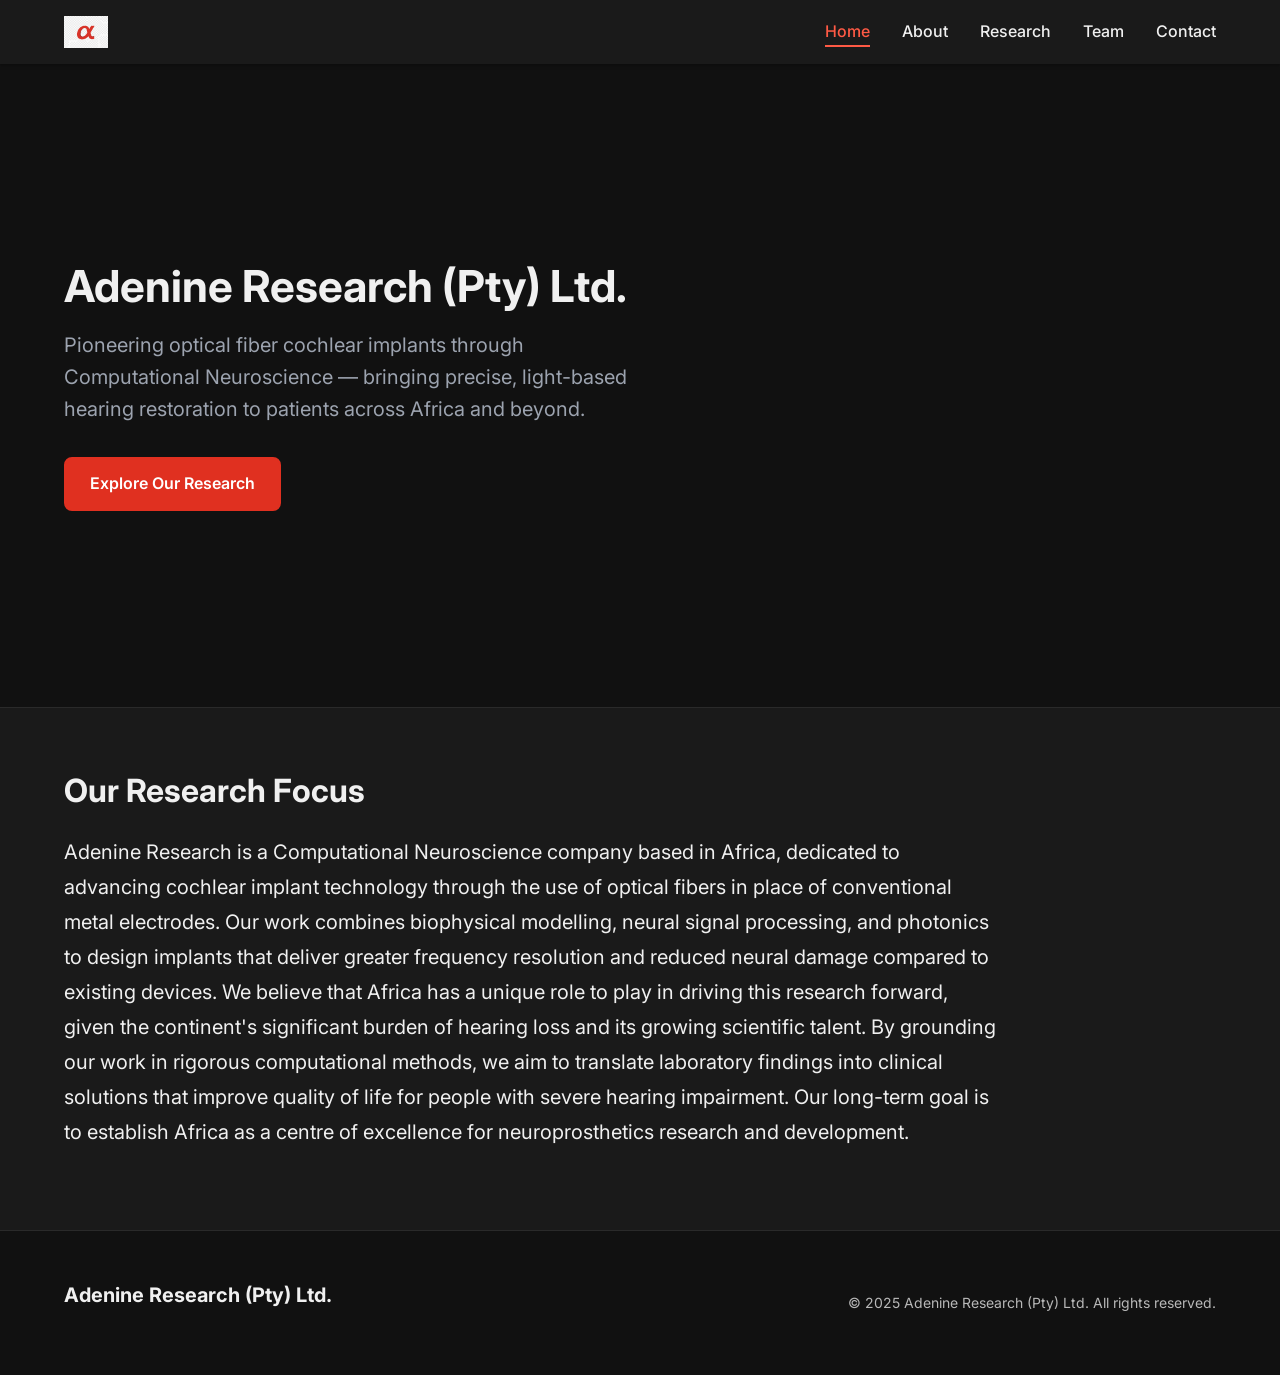
<file: index.html>
<!DOCTYPE html>
<html lang="en">
<head>
  <meta charset="UTF-8" />
  <meta name="viewport" content="width=device-width, initial-scale=1.0" />
  <title>Adenine Research (Pty) Ltd. — Optical Fiber Cochlear Implants</title>
  <meta name="description" content="Adenine Research is a Computational Neuroscience company based in Africa, pioneering optical fiber cochlear implants." />
  <link rel="stylesheet" href="css/reset.css" />
  <link rel="stylesheet" href="css/variables.css" />
  <link rel="stylesheet" href="css/main.css" />
</head>
<body>

  <header>
    <nav id="site-nav" aria-label="Site navigation">
      <a href="index.html" class="nav-logo">
        <img src="assets/adenine-logo.png" alt="Adenine Research logo" height="40" style="width:auto;" />
      </a>
      <button id="nav-toggle" aria-expanded="false" aria-controls="nav-links" aria-label="Toggle navigation menu">
        &#9776;
      </button>
      <ul id="nav-links" role="list">
        <li><a href="index.html">Home</a></li>
        <li><a href="about.html">About</a></li>
        <li><a href="research.html">Research</a></li>
        <li><a href="team.html">Team</a></li>
        <li><a href="contact.html">Contact</a></li>
      </ul>
    </nav>
  </header>

  <main>

    <!-- Hero Section -->
    <section class="hero section" aria-labelledby="hero-heading">
      <div class="container hero__inner">
        <div class="hero__text">
          <h1 id="hero-heading">Adenine Research (Pty) Ltd.</h1>
          <p class="hero__tagline">Pioneering optical fiber cochlear implants through Computational Neuroscience — bringing precise, light-based hearing restoration to patients across Africa and beyond.</p>
          <a href="research.html" class="btn btn-primary">Explore Our Research</a>
        </div>
        <div class="hero__visual">
          <img
            src="assets/hero.webp"
            alt="Microscopic illustration of an optical fiber cochlear implant interfacing with auditory nerve cells, representing Adenine Research's neuroscience work"
            width="600"
            height="400"
            loading="eager"
          />
        </div>
      </div>
    </section>

    <!-- Summary Section -->
    <section class="summary section section--alt" aria-labelledby="summary-heading">
      <div class="container">
        <h2 id="summary-heading">Our Research Focus</h2>
        <p>Adenine Research is a Computational Neuroscience company based in Africa, dedicated to advancing cochlear implant technology through the use of optical fibers in place of conventional metal electrodes. Our work combines biophysical modelling, neural signal processing, and photonics to design implants that deliver greater frequency resolution and reduced neural damage compared to existing devices. We believe that Africa has a unique role to play in driving this research forward, given the continent's significant burden of hearing loss and its growing scientific talent. By grounding our work in rigorous computational methods, we aim to translate laboratory findings into clinical solutions that improve quality of life for people with severe hearing impairment. Our long-term goal is to establish Africa as a centre of excellence for neuroprosthetics research and development.</p>
      </div>
    </section>

  </main>

  <footer>
    <div class="container">
      <p class="footer-brand">Adenine Research (Pty) Ltd.</p>
      <p class="footer-copy">&copy; <span id="footer-year">2025</span> Adenine Research (Pty) Ltd. All rights reserved.</p>
    </div>
  </footer>

  <noscript>
    <p style="text-align:center;padding:1rem;background:#fff3cd;color:#856404;">
      This site works best with JavaScript enabled. Navigation and form features may be limited without it.
    </p>
  </noscript>

  <script src="js/nav.js" defer></script>

</body>
</html>
</file>
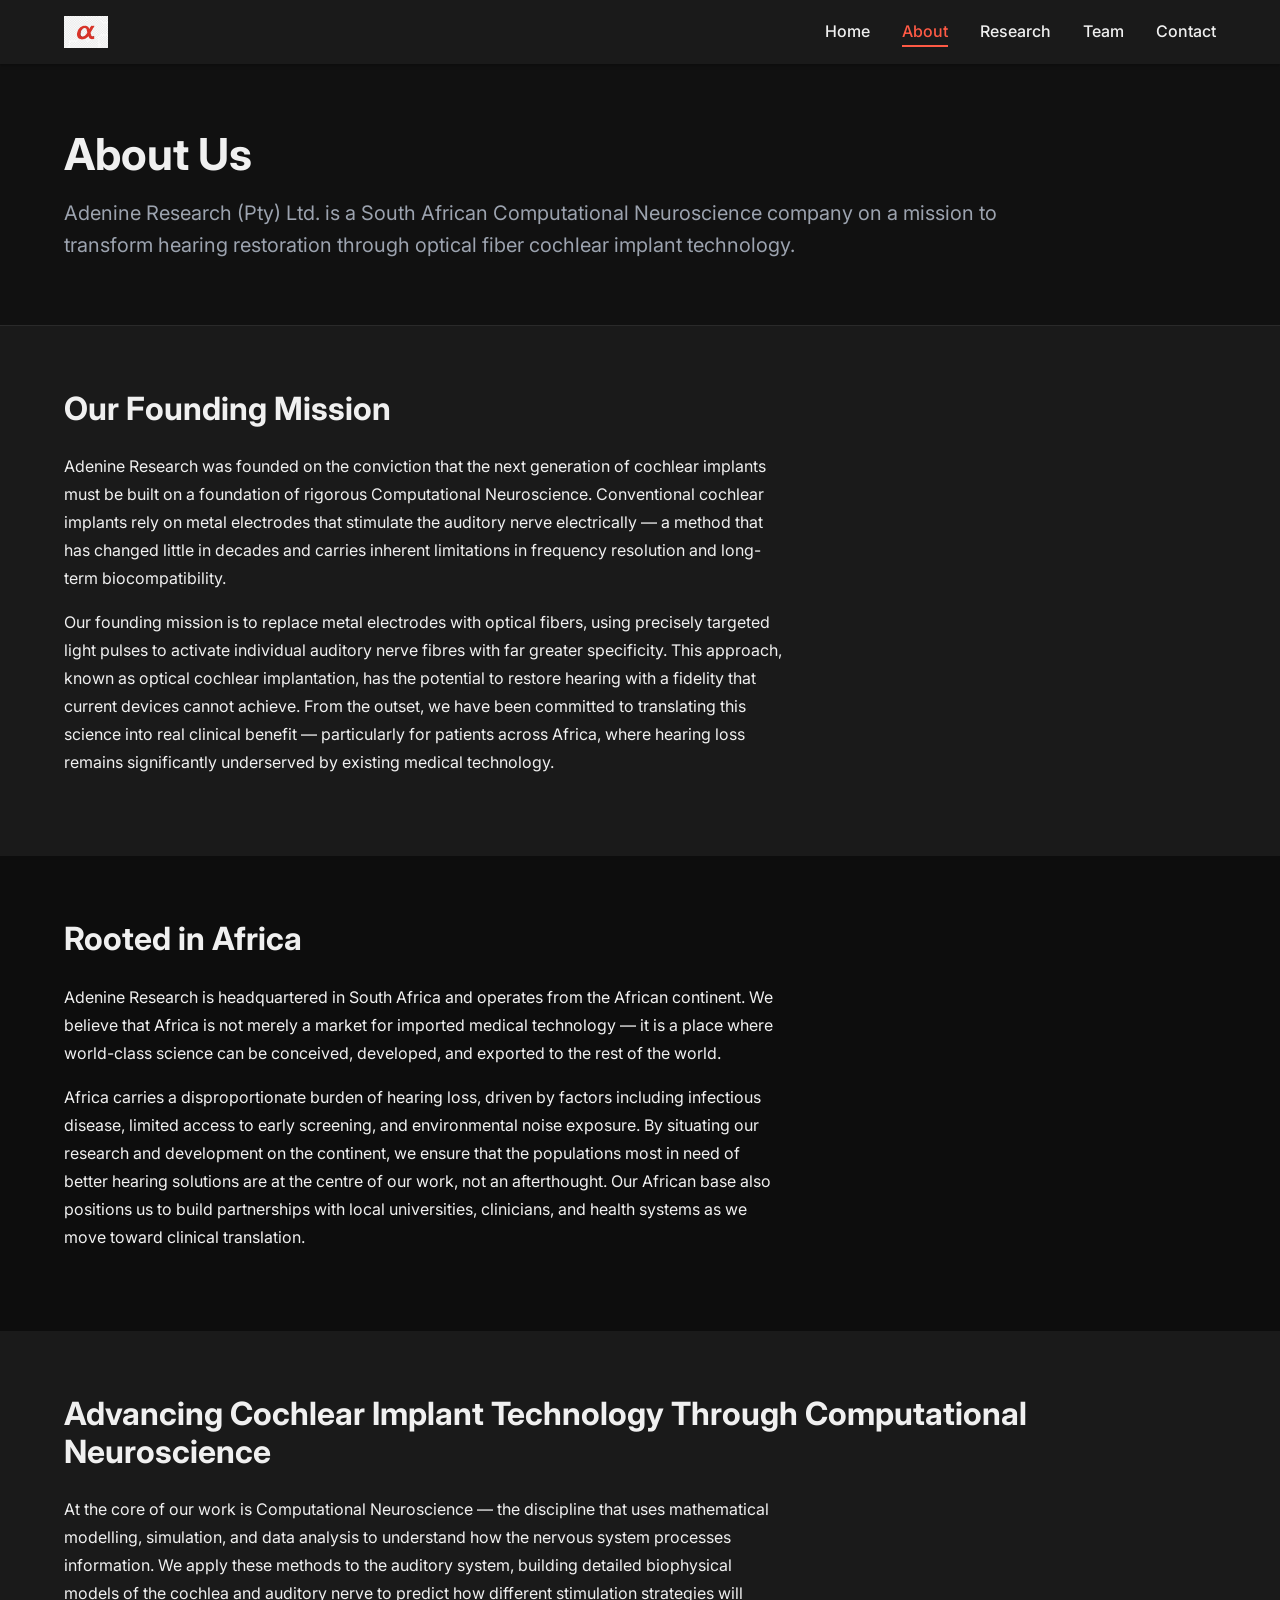
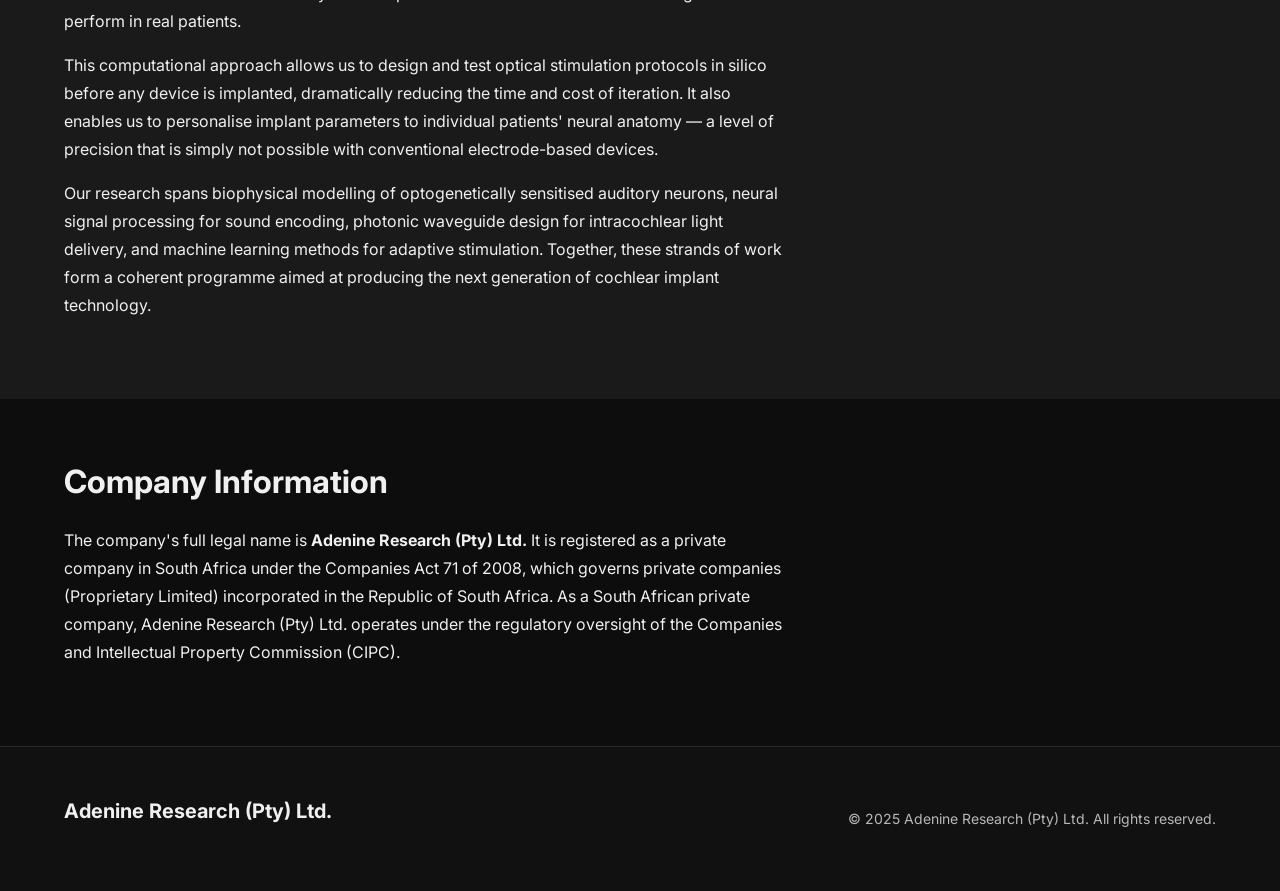
<file: about.html>
<!DOCTYPE html>
<html lang="en">
<head>
  <meta charset="UTF-8" />
  <meta name="viewport" content="width=device-width, initial-scale=1.0" />
  <title>About — Adenine Research (Pty) Ltd.</title>
  <meta name="description" content="Learn about Adenine Research (Pty) Ltd., a South African Computational Neuroscience company advancing cochlear implant technology through optical fiber research." />
  <link rel="stylesheet" href="css/reset.css" />
  <link rel="stylesheet" href="css/variables.css" />
  <link rel="stylesheet" href="css/main.css" />
</head>
<body>

  <header>
    <nav id="site-nav" aria-label="Site navigation">
      <a href="index.html" class="nav-logo">
        <img src="assets/adenine-logo.png" alt="Adenine Research logo" height="40" style="width:auto;" />
      </a>
      <button id="nav-toggle" aria-expanded="false" aria-controls="nav-links" aria-label="Toggle navigation menu">
        &#9776;
      </button>
      <ul id="nav-links" role="list">
        <li><a href="index.html">Home</a></li>
        <li><a href="about.html" aria-current="page">About</a></li>
        <li><a href="research.html">Research</a></li>
        <li><a href="team.html">Team</a></li>
        <li><a href="contact.html">Contact</a></li>
      </ul>
    </nav>
  </header>

  <main>

    <!-- Page Header -->
    <section class="page-header section" aria-labelledby="about-heading">
      <div class="container">
        <h1 id="about-heading">About Us</h1>
        <p class="page-header__lead">Adenine Research (Pty) Ltd. is a South African Computational Neuroscience company on a mission to transform hearing restoration through optical fiber cochlear implant technology.</p>
      </div>
    </section>

    <!-- Founding Mission -->
    <section class="about-mission section section--alt" aria-labelledby="mission-heading">
      <div class="container">
        <h2 id="mission-heading">Our Founding Mission</h2>
        <p>Adenine Research was founded on the conviction that the next generation of cochlear implants must be built on a foundation of rigorous Computational Neuroscience. Conventional cochlear implants rely on metal electrodes that stimulate the auditory nerve electrically — a method that has changed little in decades and carries inherent limitations in frequency resolution and long-term biocompatibility.</p>
        <p>Our founding mission is to replace metal electrodes with optical fibers, using precisely targeted light pulses to activate individual auditory nerve fibres with far greater specificity. This approach, known as optical cochlear implantation, has the potential to restore hearing with a fidelity that current devices cannot achieve. From the outset, we have been committed to translating this science into real clinical benefit — particularly for patients across Africa, where hearing loss remains significantly underserved by existing medical technology.</p>
      </div>
    </section>

    <!-- African Base of Operations -->
    <section class="about-africa section" aria-labelledby="africa-heading">
      <div class="container">
        <h2 id="africa-heading">Rooted in Africa</h2>
        <p>Adenine Research is headquartered in South Africa and operates from the African continent. We believe that Africa is not merely a market for imported medical technology — it is a place where world-class science can be conceived, developed, and exported to the rest of the world.</p>
        <p>Africa carries a disproportionate burden of hearing loss, driven by factors including infectious disease, limited access to early screening, and environmental noise exposure. By situating our research and development on the continent, we ensure that the populations most in need of better hearing solutions are at the centre of our work, not an afterthought. Our African base also positions us to build partnerships with local universities, clinicians, and health systems as we move toward clinical translation.</p>
      </div>
    </section>

    <!-- Computational Neuroscience Focus -->
    <section class="about-science section section--alt" aria-labelledby="science-heading">
      <div class="container">
        <h2 id="science-heading">Advancing Cochlear Implant Technology Through Computational Neuroscience</h2>
        <p>At the core of our work is Computational Neuroscience — the discipline that uses mathematical modelling, simulation, and data analysis to understand how the nervous system processes information. We apply these methods to the auditory system, building detailed biophysical models of the cochlea and auditory nerve to predict how different stimulation strategies will perform in real patients.</p>
        <p>This computational approach allows us to design and test optical stimulation protocols in silico before any device is implanted, dramatically reducing the time and cost of iteration. It also enables us to personalise implant parameters to individual patients' neural anatomy — a level of precision that is simply not possible with conventional electrode-based devices.</p>
        <p>Our research spans biophysical modelling of optogenetically sensitised auditory neurons, neural signal processing for sound encoding, photonic waveguide design for intracochlear light delivery, and machine learning methods for adaptive stimulation. Together, these strands of work form a coherent programme aimed at producing the next generation of cochlear implant technology.</p>
      </div>
    </section>

    <!-- Legal & Registration -->
    <section class="about-legal section" aria-labelledby="legal-heading">
      <div class="container">
        <h2 id="legal-heading">Company Information</h2>
        <p>The company's full legal name is <strong>Adenine Research (Pty) Ltd.</strong> It is registered as a private company in South Africa under the Companies Act 71 of 2008, which governs private companies (Proprietary Limited) incorporated in the Republic of South Africa. As a South African private company, Adenine Research (Pty) Ltd. operates under the regulatory oversight of the Companies and Intellectual Property Commission (CIPC).</p>
      </div>
    </section>

  </main>

  <footer>
    <div class="container">
      <p class="footer-brand">Adenine Research (Pty) Ltd.</p>
      <p class="footer-copy">&copy; <span id="footer-year">2025</span> Adenine Research (Pty) Ltd. All rights reserved.</p>
    </div>
  </footer>

  <noscript>
    <p style="text-align:center;padding:1rem;background:#fff3cd;color:#856404;">
      This site works best with JavaScript enabled. Navigation and form features may be limited without it.
    </p>
  </noscript>

  <script src="js/nav.js" defer></script>

</body>
</html>
</file>
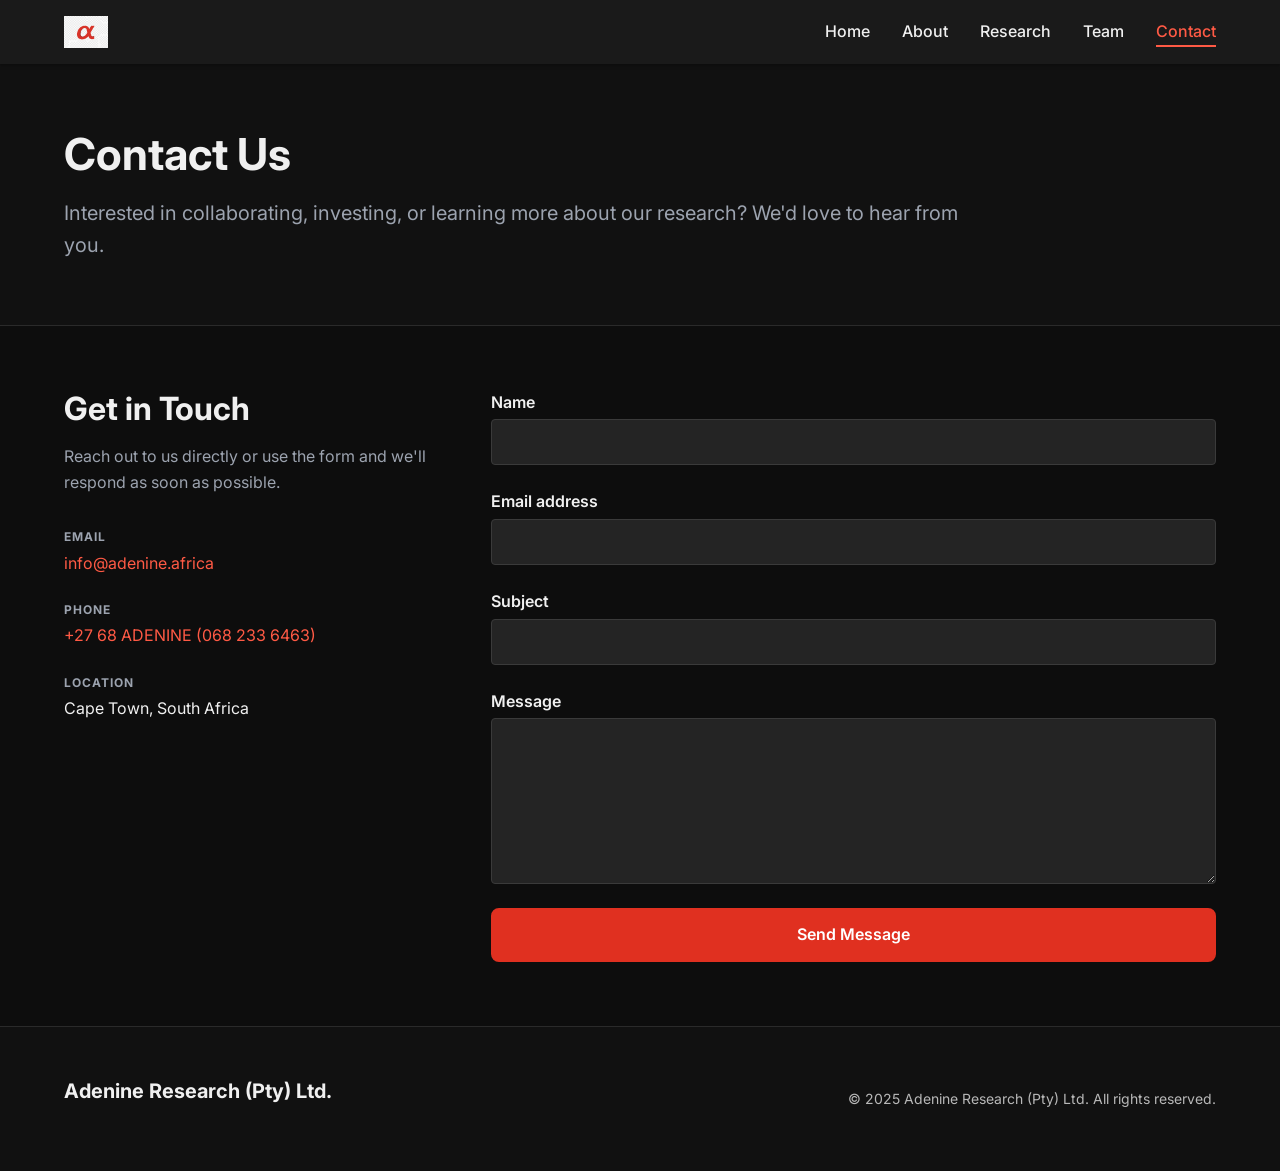
<file: contact.html>
<!DOCTYPE html>
<html lang="en">
<head>
  <meta charset="UTF-8" />
  <meta name="viewport" content="width=device-width, initial-scale=1.0" />
  <title>Contact — Adenine Research (Pty) Ltd.</title>
  <meta name="description" content="Get in touch with Adenine Research to discuss collaborations, partnerships, or funding opportunities." />
  <link rel="stylesheet" href="css/reset.css" />
  <link rel="stylesheet" href="css/variables.css" />
  <link rel="stylesheet" href="css/main.css" />
</head>
<body>

  <header>
    <nav id="site-nav" aria-label="Site navigation">
      <a href="index.html" class="nav-logo">
        <img src="assets/adenine-logo.png" alt="Adenine Research logo" height="40" style="width:auto;" />
      </a>
      <button id="nav-toggle" aria-expanded="false" aria-controls="nav-links" aria-label="Toggle navigation menu">
        &#9776;
      </button>
      <ul id="nav-links" role="list">
        <li><a href="index.html">Home</a></li>
        <li><a href="about.html">About</a></li>
        <li><a href="research.html">Research</a></li>
        <li><a href="team.html">Team</a></li>
        <li><a href="contact.html" aria-current="page">Contact</a></li>
      </ul>
    </nav>
  </header>

  <main>

    <!-- Page Header -->
    <section class="page-header section" aria-labelledby="contact-heading">
      <div class="container">
        <h1 id="contact-heading">Contact Us</h1>
        <p class="page-header__lead">Interested in collaborating, investing, or learning more about our research? We'd love to hear from you.</p>
      </div>
    </section>

    <!-- Contact Content -->
    <section class="contact-section section" aria-labelledby="contact-info-heading">
      <div class="container contact-section__inner">

        <!-- Company Info -->
        <aside class="contact-info" aria-labelledby="contact-info-heading">
          <h2 id="contact-info-heading">Get in Touch</h2>
          <p>Reach out to us directly or use the form and we'll respond as soon as possible.</p>
          <ul class="contact-info__list">
            <li class="contact-info__item">
              <span class="contact-info__label">Email</span>
              <a href="mailto:info@adenine.africa" class="contact-info__value">info@adenine.africa</a>
            </li>
            <li class="contact-info__item">
              <span class="contact-info__label">Phone</span>
              <a href="tel:+27682336463" class="contact-info__value">+27 68 ADENINE (068 233 6463)</a>
            </li>
            <li class="contact-info__item">
              <span class="contact-info__label">Location</span>
              <span class="contact-info__value">Cape Town, South Africa</span>
            </li>
          </ul>
        </aside>

        <!-- Contact Form -->
        <div class="contact-form-wrapper">
          <h2 class="visually-hidden">Send a Message</h2>

          <div id="form-success" class="form-success" hidden aria-live="polite" role="status">
            <p>Thank you for your message. We'll be in touch shortly.</p>
          </div>

          <form id="contact-form" class="contact-form" novalidate>

            <div class="form-field">
              <label for="name">Name</label>
              <input
                type="text"
                id="name"
                name="name"
                autocomplete="name"
                required
                aria-describedby="name-error"
              />
              <span class="field-error" id="name-error" aria-live="polite"></span>
            </div>

            <div class="form-field">
              <label for="email">Email address</label>
              <input
                type="email"
                id="email"
                name="email"
                autocomplete="email"
                required
                aria-describedby="email-error"
              />
              <span class="field-error" id="email-error" aria-live="polite"></span>
            </div>

            <div class="form-field">
              <label for="subject">Subject</label>
              <input
                type="text"
                id="subject"
                name="subject"
                required
                aria-describedby="subject-error"
              />
              <span class="field-error" id="subject-error" aria-live="polite"></span>
            </div>

            <div class="form-field">
              <label for="message">Message</label>
              <textarea
                id="message"
                name="message"
                rows="6"
                required
                aria-describedby="message-error"
              ></textarea>
              <span class="field-error" id="message-error" aria-live="polite"></span>
            </div>

            <button type="submit" class="btn btn-primary">Send Message</button>

          </form>
        </div>

      </div>
    </section>

  </main>

  <footer>
    <div class="container">
      <p class="footer-brand">Adenine Research (Pty) Ltd.</p>
      <p class="footer-copy">&copy; <span id="footer-year">2025</span> Adenine Research (Pty) Ltd. All rights reserved.</p>
    </div>
  </footer>

  <noscript>
    <p style="text-align:center;padding:1rem;background:#fff3cd;color:#856404;">
      This site works best with JavaScript enabled. Form validation requires JavaScript.
    </p>
  </noscript>

  <script src="js/nav.js" defer></script>
  <script src="js/contact.js" defer></script>

</body>
</html>
</file>
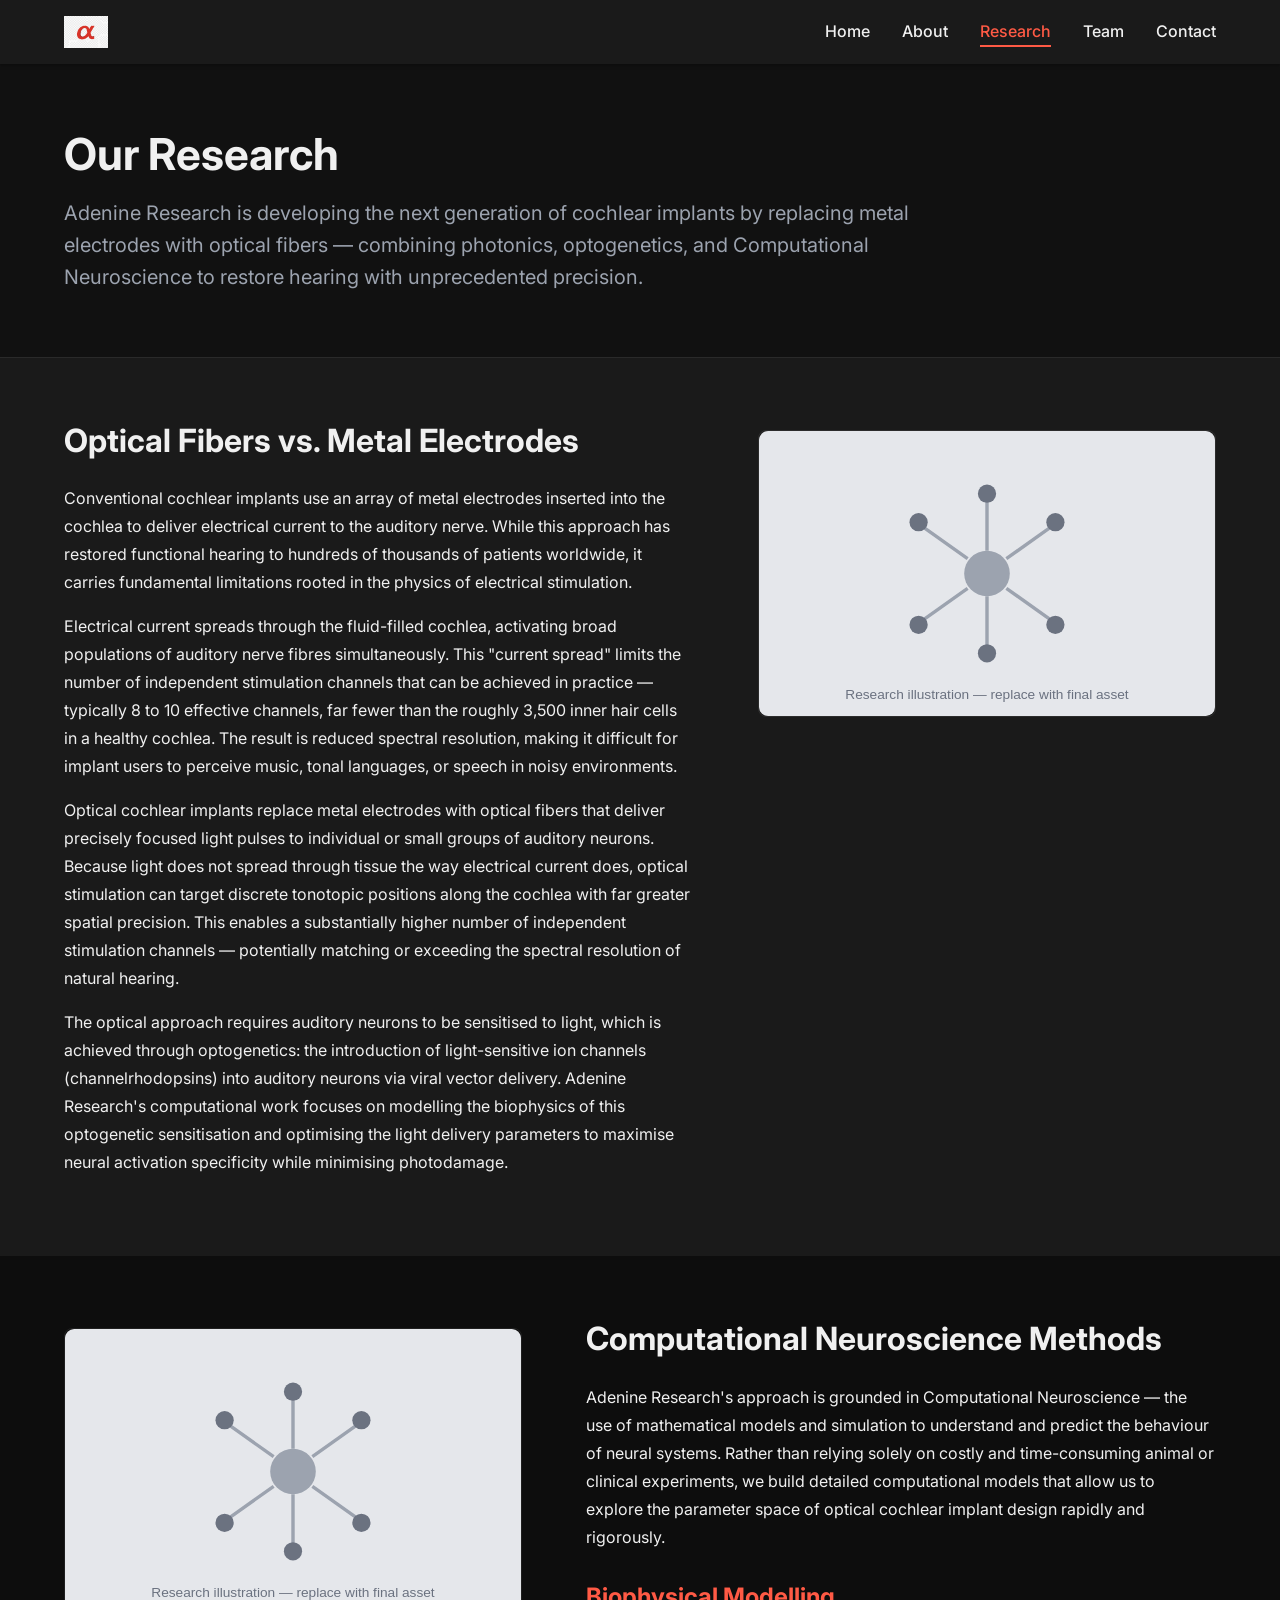
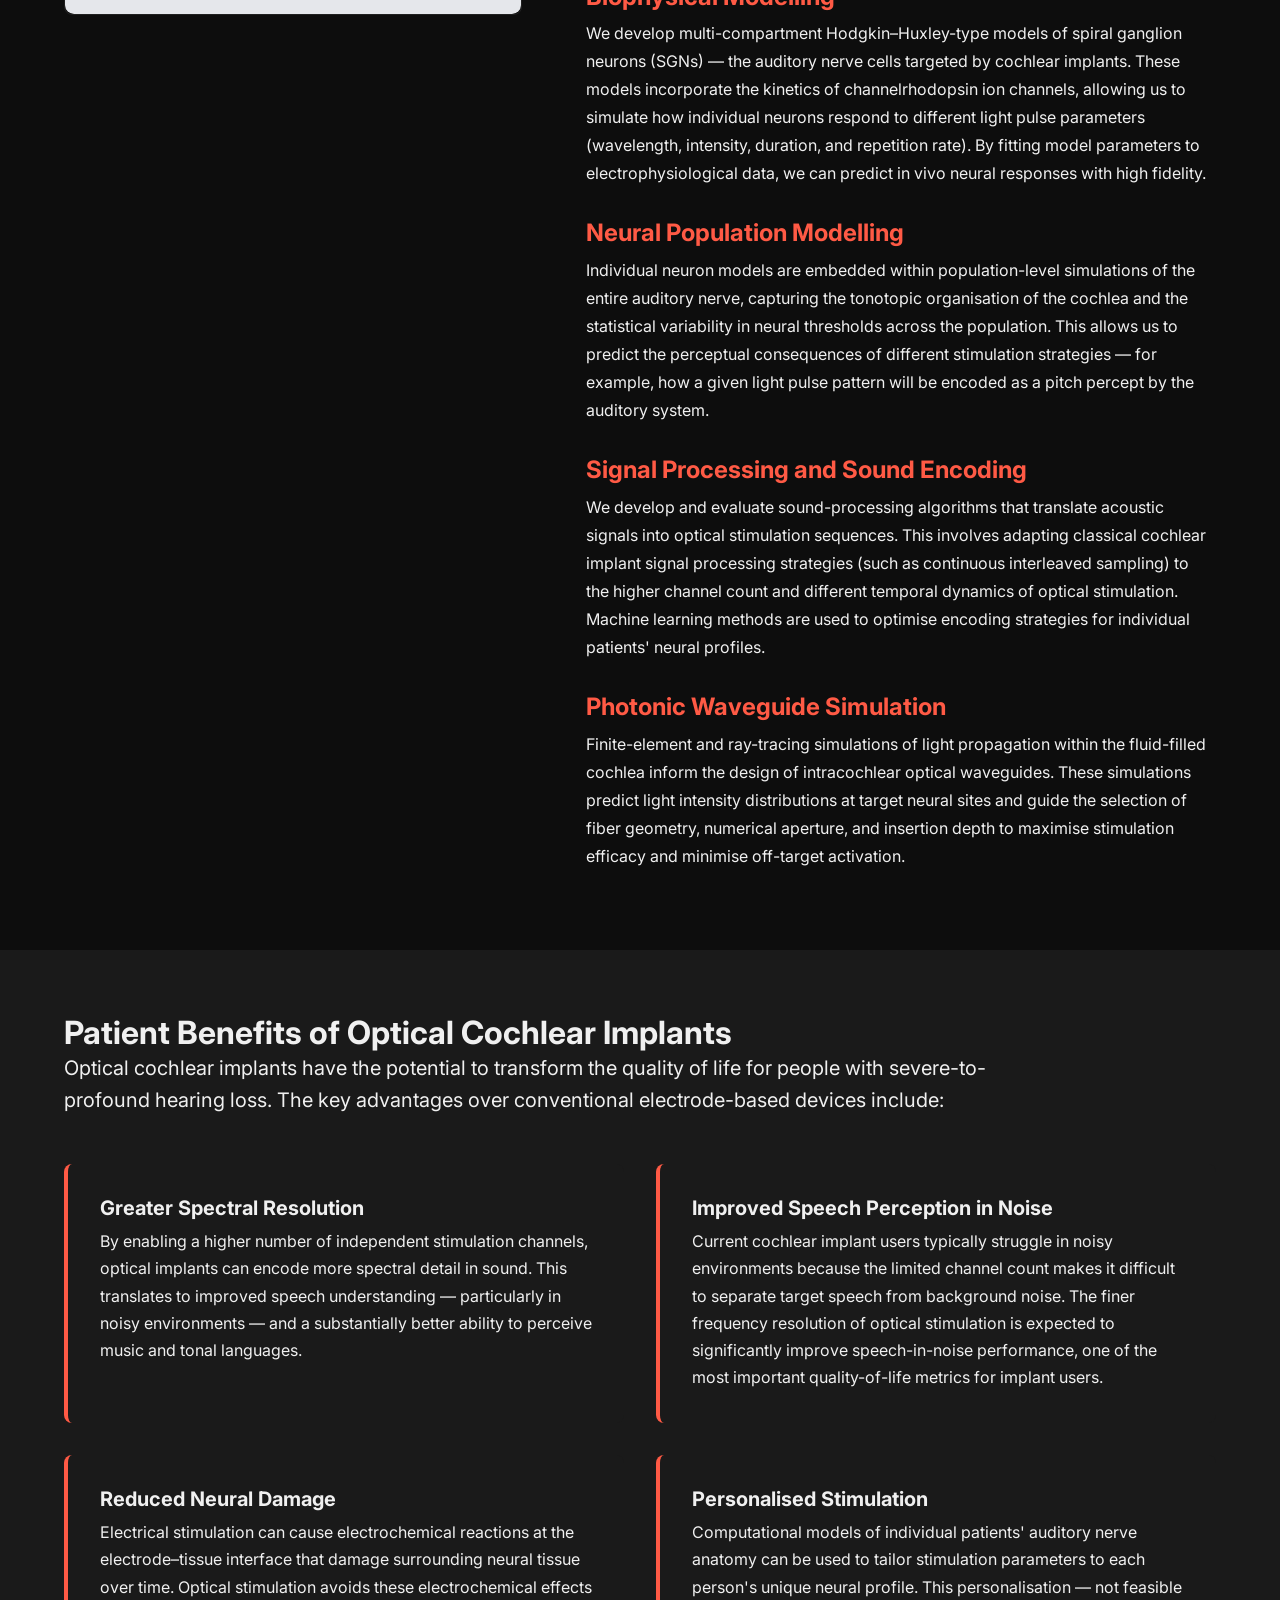
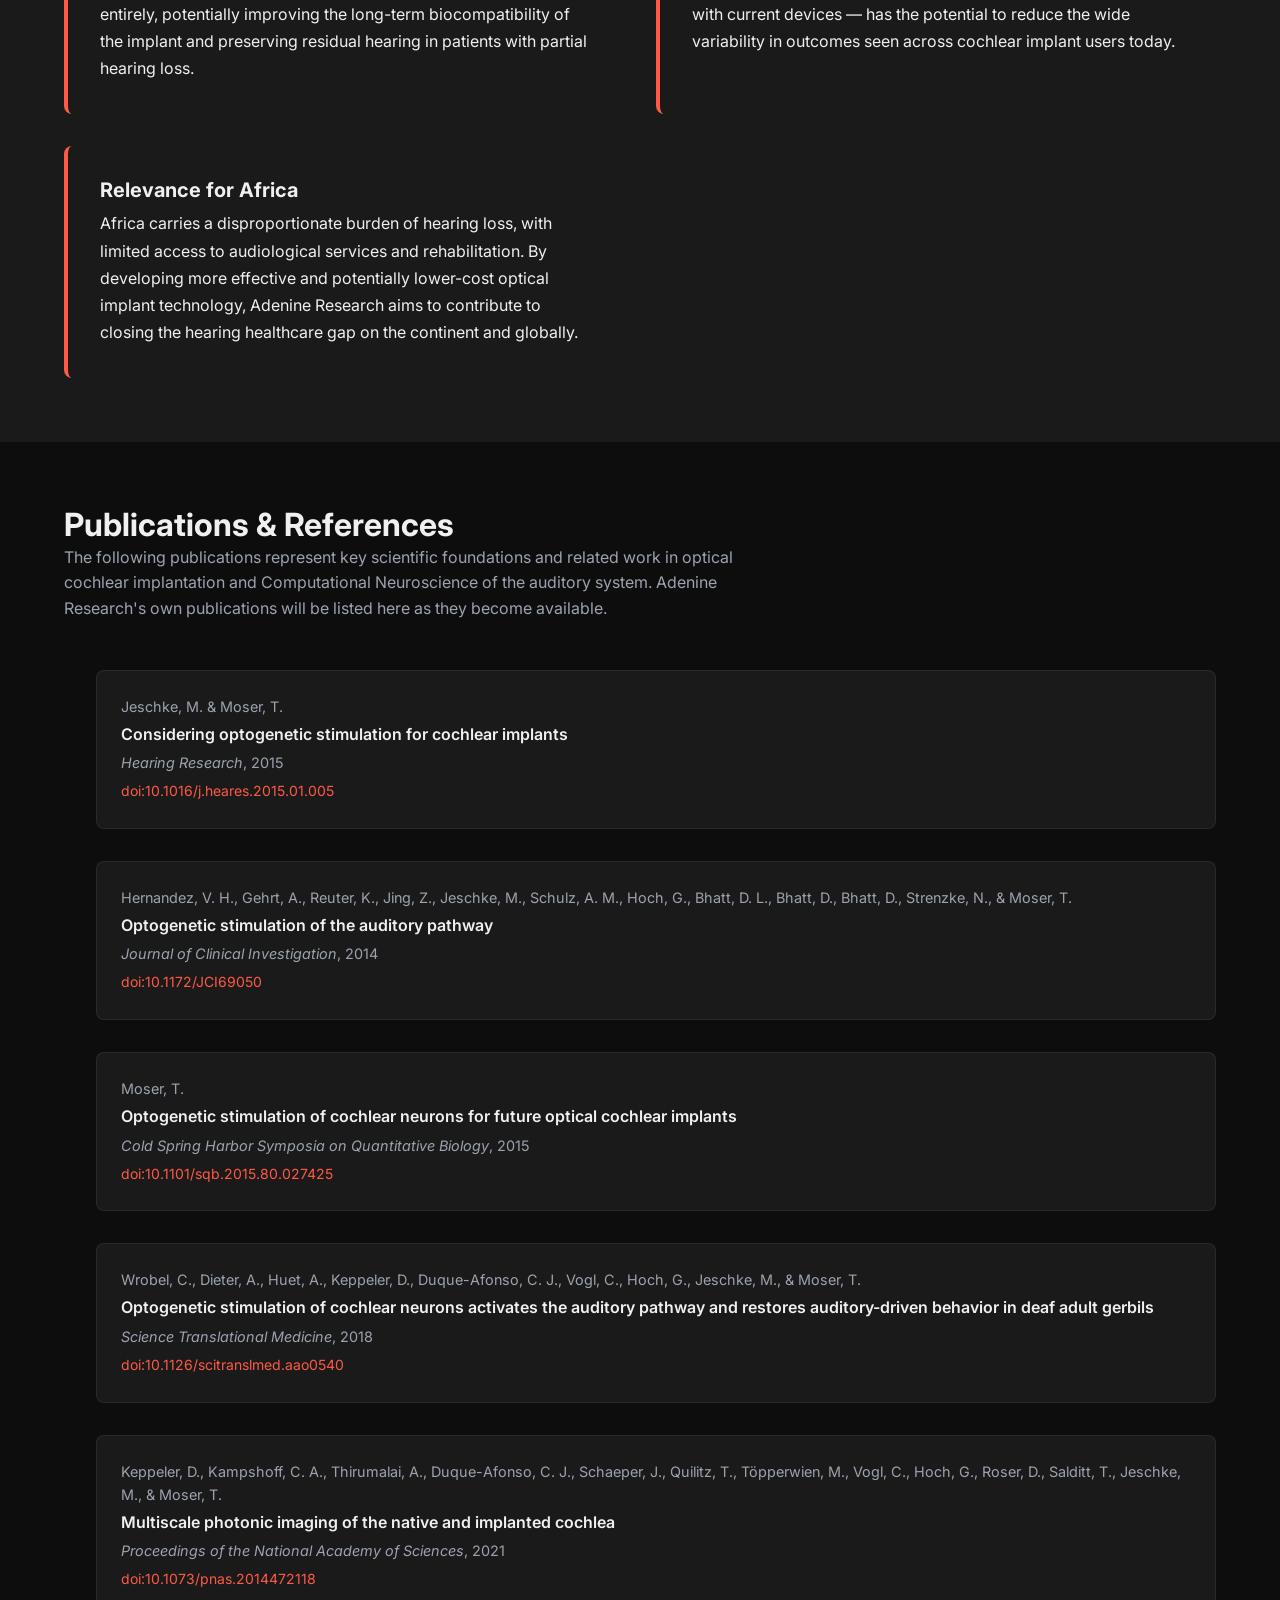
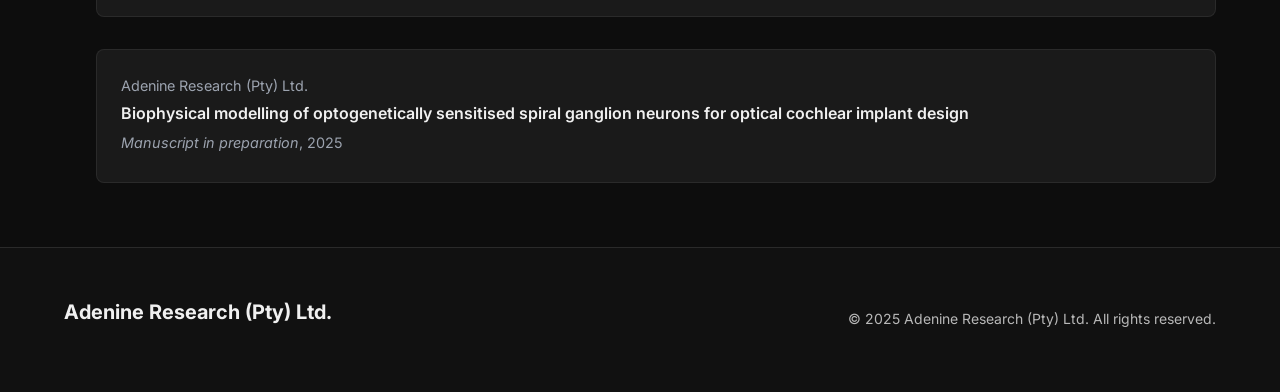
<file: research.html>
<!DOCTYPE html>
<html lang="en">
<head>
  <meta charset="UTF-8" />
  <meta name="viewport" content="width=device-width, initial-scale=1.0" />
  <title>Research — Adenine Research (Pty) Ltd.</title>
  <meta name="description" content="Explore Adenine Research's work on optical fiber cochlear implants, Computational Neuroscience methods, patient benefits, and scientific publications." />
  <link rel="stylesheet" href="css/reset.css" />
  <link rel="stylesheet" href="css/variables.css" />
  <link rel="stylesheet" href="css/main.css" />
</head>
<body>

  <header>
    <nav id="site-nav" aria-label="Site navigation">
      <a href="index.html" class="nav-logo">
        <img src="assets/adenine-logo.png" alt="Adenine Research logo" height="40" style="width:auto;" />
      </a>
      <button id="nav-toggle" aria-expanded="false" aria-controls="nav-links" aria-label="Toggle navigation menu">
        &#9776;
      </button>
      <ul id="nav-links" role="list">
        <li><a href="index.html">Home</a></li>
        <li><a href="about.html">About</a></li>
        <li><a href="research.html" aria-current="page">Research</a></li>
        <li><a href="team.html">Team</a></li>
        <li><a href="contact.html">Contact</a></li>
      </ul>
    </nav>
  </header>

  <main>

    <!-- Page Header -->
    <section class="page-header section" aria-labelledby="research-heading">
      <div class="container">
        <h1 id="research-heading">Our Research</h1>
        <p class="page-header__lead">Adenine Research is developing the next generation of cochlear implants by replacing metal electrodes with optical fibers — combining photonics, optogenetics, and Computational Neuroscience to restore hearing with unprecedented precision.</p>
      </div>
    </section>

    <!-- Optical Fibers vs. Metal Electrodes -->
    <section class="research-optical section section--alt" aria-labelledby="optical-heading">
      <div class="container research-section__inner">
        <div class="research-section__text">
          <h2 id="optical-heading">Optical Fibers vs. Metal Electrodes</h2>
          <p>Conventional cochlear implants use an array of metal electrodes inserted into the cochlea to deliver electrical current to the auditory nerve. While this approach has restored functional hearing to hundreds of thousands of patients worldwide, it carries fundamental limitations rooted in the physics of electrical stimulation.</p>
          <p>Electrical current spreads through the fluid-filled cochlea, activating broad populations of auditory nerve fibres simultaneously. This "current spread" limits the number of independent stimulation channels that can be achieved in practice — typically 8 to 10 effective channels, far fewer than the roughly 3,500 inner hair cells in a healthy cochlea. The result is reduced spectral resolution, making it difficult for implant users to perceive music, tonal languages, or speech in noisy environments.</p>
          <p>Optical cochlear implants replace metal electrodes with optical fibers that deliver precisely focused light pulses to individual or small groups of auditory neurons. Because light does not spread through tissue the way electrical current does, optical stimulation can target discrete tonotopic positions along the cochlea with far greater spatial precision. This enables a substantially higher number of independent stimulation channels — potentially matching or exceeding the spectral resolution of natural hearing.</p>
          <p>The optical approach requires auditory neurons to be sensitised to light, which is achieved through optogenetics: the introduction of light-sensitive ion channels (channelrhodopsins) into auditory neurons via viral vector delivery. Adenine Research's computational work focuses on modelling the biophysics of this optogenetic sensitisation and optimising the light delivery parameters to maximise neural activation specificity while minimising photodamage.</p>
        </div>
        <div class="research-section__visual">
          <img
            src="assets/research/placeholder.svg"
            alt="Diagram comparing electrical current spread from a metal electrode versus focused light delivery from an optical fiber in the cochlea, illustrating the superior spatial precision of optical stimulation"
            width="480"
            height="360"
            loading="lazy"
          />
        </div>
      </div>
    </section>

    <!-- Computational Neuroscience Methods -->
    <section class="research-methods section" aria-labelledby="methods-heading">
      <div class="container research-section__inner research-section__inner--reverse">
        <div class="research-section__text">
          <h2 id="methods-heading">Computational Neuroscience Methods</h2>
          <p>Adenine Research's approach is grounded in Computational Neuroscience — the use of mathematical models and simulation to understand and predict the behaviour of neural systems. Rather than relying solely on costly and time-consuming animal or clinical experiments, we build detailed computational models that allow us to explore the parameter space of optical cochlear implant design rapidly and rigorously.</p>
          <h3>Biophysical Modelling</h3>
          <p>We develop multi-compartment Hodgkin–Huxley-type models of spiral ganglion neurons (SGNs) — the auditory nerve cells targeted by cochlear implants. These models incorporate the kinetics of channelrhodopsin ion channels, allowing us to simulate how individual neurons respond to different light pulse parameters (wavelength, intensity, duration, and repetition rate). By fitting model parameters to electrophysiological data, we can predict in vivo neural responses with high fidelity.</p>
          <h3>Neural Population Modelling</h3>
          <p>Individual neuron models are embedded within population-level simulations of the entire auditory nerve, capturing the tonotopic organisation of the cochlea and the statistical variability in neural thresholds across the population. This allows us to predict the perceptual consequences of different stimulation strategies — for example, how a given light pulse pattern will be encoded as a pitch percept by the auditory system.</p>
          <h3>Signal Processing and Sound Encoding</h3>
          <p>We develop and evaluate sound-processing algorithms that translate acoustic signals into optical stimulation sequences. This involves adapting classical cochlear implant signal processing strategies (such as continuous interleaved sampling) to the higher channel count and different temporal dynamics of optical stimulation. Machine learning methods are used to optimise encoding strategies for individual patients' neural profiles.</p>
          <h3>Photonic Waveguide Simulation</h3>
          <p>Finite-element and ray-tracing simulations of light propagation within the fluid-filled cochlea inform the design of intracochlear optical waveguides. These simulations predict light intensity distributions at target neural sites and guide the selection of fiber geometry, numerical aperture, and insertion depth to maximise stimulation efficacy and minimise off-target activation.</p>
        </div>
        <div class="research-section__visual">
          <img
            src="assets/research/placeholder.svg"
            alt="Illustration of a computational model of the auditory nerve showing tonotopic organisation and simulated neural firing patterns in response to optical stimulation"
            width="480"
            height="360"
            loading="lazy"
          />
        </div>
      </div>
    </section>

    <!-- Patient Benefits -->
    <section class="research-benefits section section--alt" aria-labelledby="benefits-heading">
      <div class="container">
        <h2 id="benefits-heading">Patient Benefits of Optical Cochlear Implants</h2>
        <p class="research-benefits__lead">Optical cochlear implants have the potential to transform the quality of life for people with severe-to-profound hearing loss. The key advantages over conventional electrode-based devices include:</p>
        <ul class="benefits-list" role="list">
          <li class="benefits-list__item">
            <h3>Greater Spectral Resolution</h3>
            <p>By enabling a higher number of independent stimulation channels, optical implants can encode more spectral detail in sound. This translates to improved speech understanding — particularly in noisy environments — and a substantially better ability to perceive music and tonal languages.</p>
          </li>
          <li class="benefits-list__item">
            <h3>Improved Speech Perception in Noise</h3>
            <p>Current cochlear implant users typically struggle in noisy environments because the limited channel count makes it difficult to separate target speech from background noise. The finer frequency resolution of optical stimulation is expected to significantly improve speech-in-noise performance, one of the most important quality-of-life metrics for implant users.</p>
          </li>
          <li class="benefits-list__item">
            <h3>Reduced Neural Damage</h3>
            <p>Electrical stimulation can cause electrochemical reactions at the electrode–tissue interface that damage surrounding neural tissue over time. Optical stimulation avoids these electrochemical effects entirely, potentially improving the long-term biocompatibility of the implant and preserving residual hearing in patients with partial hearing loss.</p>
          </li>
          <li class="benefits-list__item">
            <h3>Personalised Stimulation</h3>
            <p>Computational models of individual patients' auditory nerve anatomy can be used to tailor stimulation parameters to each person's unique neural profile. This personalisation — not feasible with current devices — has the potential to reduce the wide variability in outcomes seen across cochlear implant users today.</p>
          </li>
          <li class="benefits-list__item">
            <h3>Relevance for Africa</h3>
            <p>Africa carries a disproportionate burden of hearing loss, with limited access to audiological services and rehabilitation. By developing more effective and potentially lower-cost optical implant technology, Adenine Research aims to contribute to closing the hearing healthcare gap on the continent and globally.</p>
          </li>
        </ul>
      </div>
    </section>

    <!-- Publications & References -->
    <section class="research-publications section" aria-labelledby="publications-heading">
      <div class="container">
        <h2 id="publications-heading">Publications &amp; References</h2>
        <p class="research-publications__intro">The following publications represent key scientific foundations and related work in optical cochlear implantation and Computational Neuroscience of the auditory system. Adenine Research's own publications will be listed here as they become available.</p>
        <ol class="publications-list" role="list">

          <li class="publication">
            <p class="publication__authors">Jeschke, M. &amp; Moser, T.</p>
            <p class="publication__title">Considering optogenetic stimulation for cochlear implants</p>
            <p class="publication__venue"><em>Hearing Research</em>, 2015</p>
            <a class="publication__link" href="https://doi.org/10.1016/j.heares.2015.01.005" target="_blank" rel="noopener noreferrer">doi:10.1016/j.heares.2015.01.005</a>
          </li>

          <li class="publication">
            <p class="publication__authors">Hernandez, V. H., Gehrt, A., Reuter, K., Jing, Z., Jeschke, M., Schulz, A. M., Hoch, G., Bhatt, D. L., Bhatt, D., Bhatt, D., Strenzke, N., &amp; Moser, T.</p>
            <p class="publication__title">Optogenetic stimulation of the auditory pathway</p>
            <p class="publication__venue"><em>Journal of Clinical Investigation</em>, 2014</p>
            <a class="publication__link" href="https://doi.org/10.1172/JCI69050" target="_blank" rel="noopener noreferrer">doi:10.1172/JCI69050</a>
          </li>

          <li class="publication">
            <p class="publication__authors">Moser, T.</p>
            <p class="publication__title">Optogenetic stimulation of cochlear neurons for future optical cochlear implants</p>
            <p class="publication__venue"><em>Cold Spring Harbor Symposia on Quantitative Biology</em>, 2015</p>
            <a class="publication__link" href="https://doi.org/10.1101/sqb.2015.80.027425" target="_blank" rel="noopener noreferrer">doi:10.1101/sqb.2015.80.027425</a>
          </li>

          <li class="publication">
            <p class="publication__authors">Wrobel, C., Dieter, A., Huet, A., Keppeler, D., Duque-Afonso, C. J., Vogl, C., Hoch, G., Jeschke, M., &amp; Moser, T.</p>
            <p class="publication__title">Optogenetic stimulation of cochlear neurons activates the auditory pathway and restores auditory-driven behavior in deaf adult gerbils</p>
            <p class="publication__venue"><em>Science Translational Medicine</em>, 2018</p>
            <a class="publication__link" href="https://doi.org/10.1126/scitranslmed.aao0540" target="_blank" rel="noopener noreferrer">doi:10.1126/scitranslmed.aao0540</a>
          </li>

          <li class="publication">
            <p class="publication__authors">Keppeler, D., Kampshoff, C. A., Thirumalai, A., Duque-Afonso, C. J., Schaeper, J., Quilitz, T., Töpperwien, M., Vogl, C., Hoch, G., Roser, D., Salditt, T., Jeschke, M., &amp; Moser, T.</p>
            <p class="publication__title">Multiscale photonic imaging of the native and implanted cochlea</p>
            <p class="publication__venue"><em>Proceedings of the National Academy of Sciences</em>, 2021</p>
            <a class="publication__link" href="https://doi.org/10.1073/pnas.2014472118" target="_blank" rel="noopener noreferrer">doi:10.1073/pnas.2014472118</a>
          </li>

          <li class="publication">
            <p class="publication__authors">Adenine Research (Pty) Ltd.</p>
            <p class="publication__title">Biophysical modelling of optogenetically sensitised spiral ganglion neurons for optical cochlear implant design</p>
            <p class="publication__venue"><em>Manuscript in preparation</em>, 2025</p>
          </li>

        </ol>
      </div>
    </section>

  </main>

  <footer>
    <div class="container">
      <p class="footer-brand">Adenine Research (Pty) Ltd.</p>
      <p class="footer-copy">&copy; <span id="footer-year">2025</span> Adenine Research (Pty) Ltd. All rights reserved.</p>
    </div>
  </footer>

  <noscript>
    <p style="text-align:center;padding:1rem;background:#fff3cd;color:#856404;">
      This site works best with JavaScript enabled. Navigation and form features may be limited without it.
    </p>
  </noscript>

  <script src="js/nav.js" defer></script>

</body>
</html>
</file>
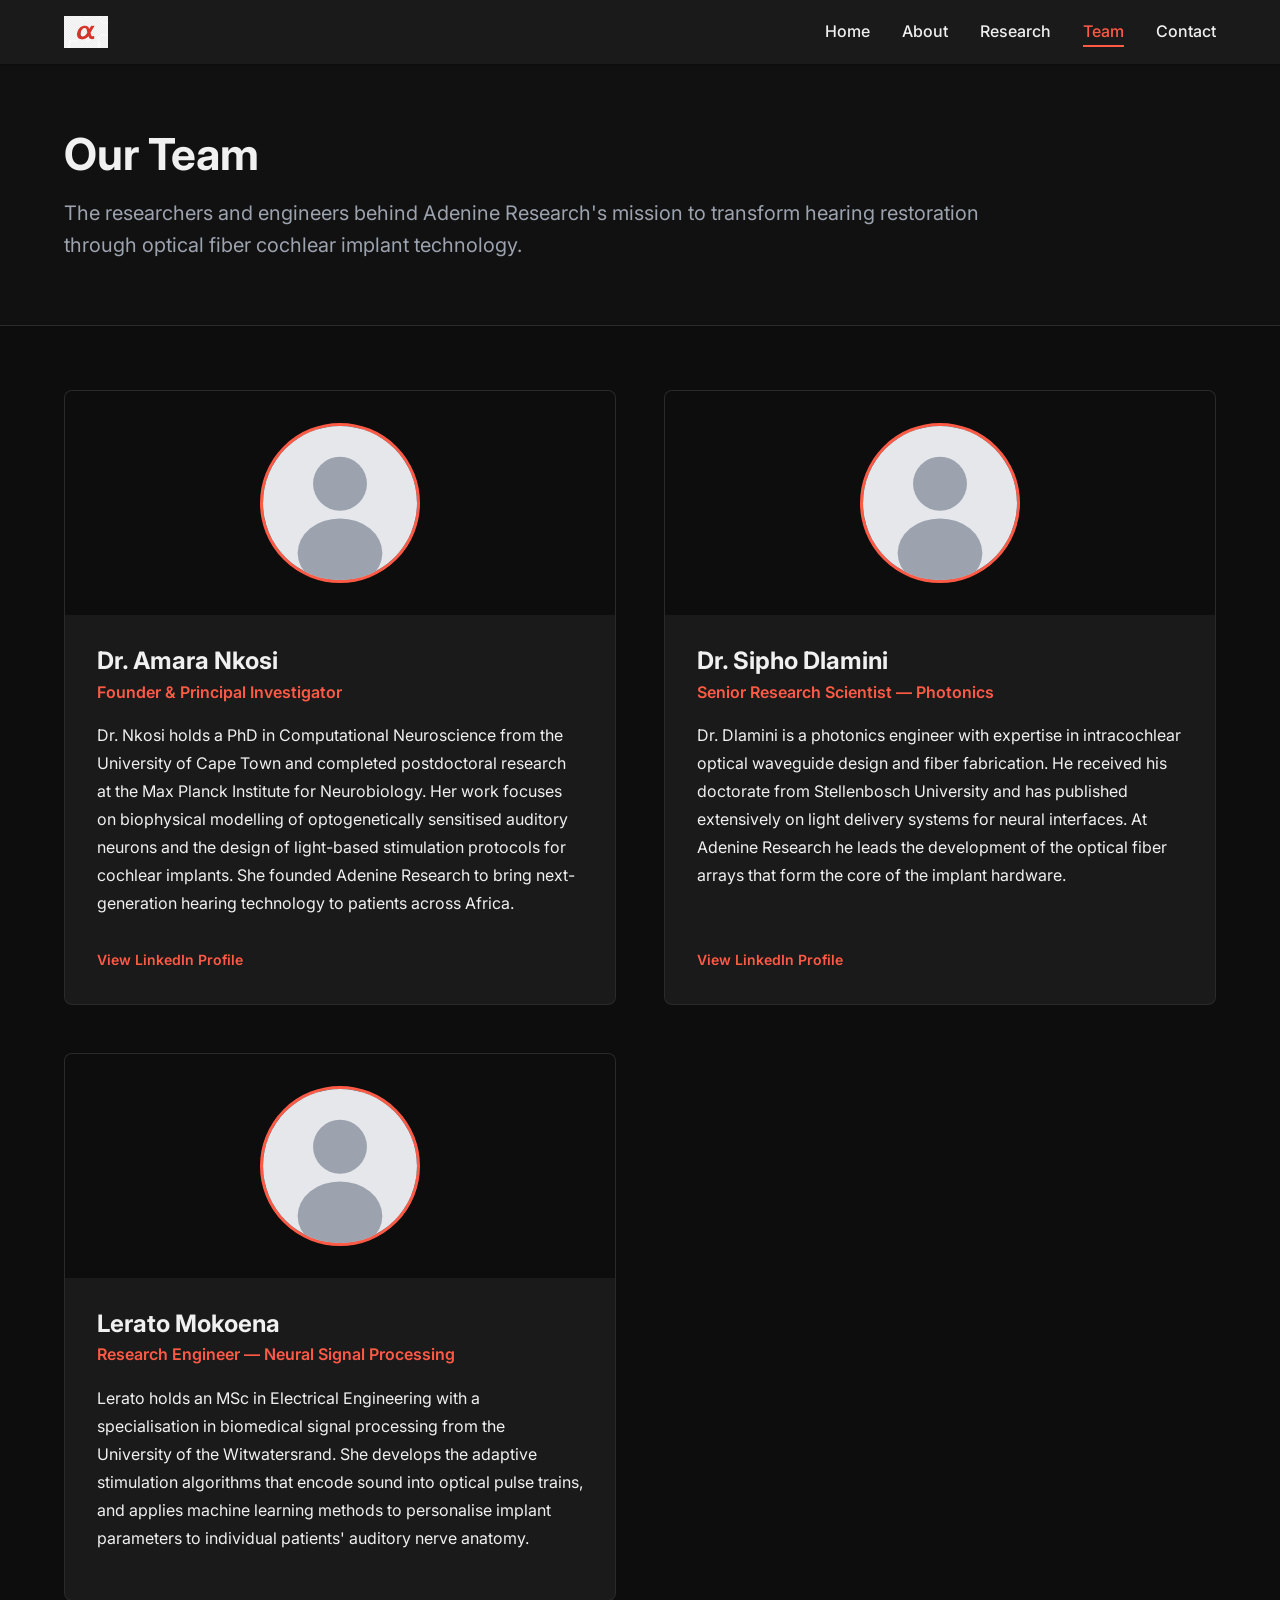
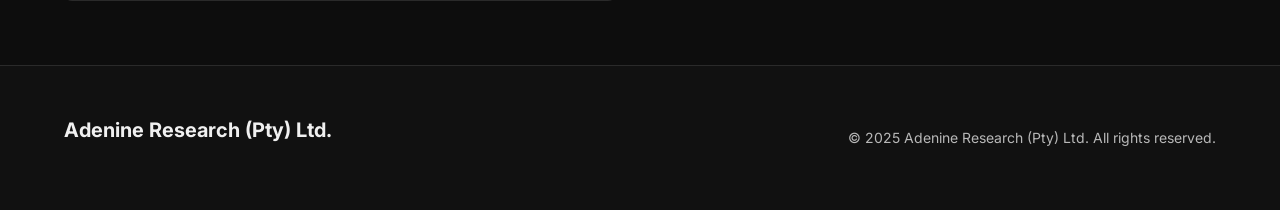
<file: team.html>
<!DOCTYPE html>
<html lang="en">
<head>
  <meta charset="UTF-8" />
  <meta name="viewport" content="width=device-width, initial-scale=1.0" />
  <title>Team — Adenine Research (Pty) Ltd.</title>
  <meta name="description" content="Meet the Adenine Research team — computational neuroscientists and engineers advancing optical fiber cochlear implant technology in Africa." />
  <link rel="stylesheet" href="css/reset.css" />
  <link rel="stylesheet" href="css/variables.css" />
  <link rel="stylesheet" href="css/main.css" />
</head>
<body>

  <header>
    <nav id="site-nav" aria-label="Site navigation">
      <a href="index.html" class="nav-logo">
        <img src="assets/adenine-logo.png" alt="Adenine Research logo" height="40" style="width:auto;" />
      </a>
      <button id="nav-toggle" aria-expanded="false" aria-controls="nav-links" aria-label="Toggle navigation menu">
        &#9776;
      </button>
      <ul id="nav-links" role="list">
        <li><a href="index.html">Home</a></li>
        <li><a href="about.html">About</a></li>
        <li><a href="research.html">Research</a></li>
        <li><a href="team.html" aria-current="page">Team</a></li>
        <li><a href="contact.html">Contact</a></li>
      </ul>
    </nav>
  </header>

  <main>

    <!-- Page Header -->
    <section class="page-header section" aria-labelledby="team-heading">
      <div class="container">
        <h1 id="team-heading">Our Team</h1>
        <p class="page-header__lead">The researchers and engineers behind Adenine Research's mission to transform hearing restoration through optical fiber cochlear implant technology.</p>
      </div>
    </section>

    <!-- Team Members -->
    <section class="team section" aria-labelledby="team-members-heading">
      <div class="container">
        <h2 id="team-members-heading" class="visually-hidden">Team Members</h2>
        <ul class="team-grid" role="list">

          <!-- Team Member 1 -->
          <li class="team-card">
            <div class="team-card__photo">
              <img
                src="assets/team/placeholder.svg"
                alt="Profile photo of Dr. Amara Nkosi"
                width="200"
                height="200"
              />
            </div>
            <div class="team-card__body">
              <h3 class="team-card__name">Dr. Amara Nkosi</h3>
              <p class="team-card__role">Founder &amp; Principal Investigator</p>
              <p class="team-card__bio">Dr. Nkosi holds a PhD in Computational Neuroscience from the University of Cape Town and completed postdoctoral research at the Max Planck Institute for Neurobiology. Her work focuses on biophysical modelling of optogenetically sensitised auditory neurons and the design of light-based stimulation protocols for cochlear implants. She founded Adenine Research to bring next-generation hearing technology to patients across Africa.</p>
              <a class="team-card__profile-link" href="https://www.linkedin.com/" target="_blank" rel="noopener noreferrer">View LinkedIn Profile</a>
            </div>
          </li>

          <!-- Team Member 2 -->
          <li class="team-card">
            <div class="team-card__photo">
              <img
                src="assets/team/placeholder.svg"
                alt="Profile photo of Dr. Sipho Dlamini"
                width="200"
                height="200"
              />
            </div>
            <div class="team-card__body">
              <h3 class="team-card__name">Dr. Sipho Dlamini</h3>
              <p class="team-card__role">Senior Research Scientist — Photonics</p>
              <p class="team-card__bio">Dr. Dlamini is a photonics engineer with expertise in intracochlear optical waveguide design and fiber fabrication. He received his doctorate from Stellenbosch University and has published extensively on light delivery systems for neural interfaces. At Adenine Research he leads the development of the optical fiber arrays that form the core of the implant hardware.</p>
              <a class="team-card__profile-link" href="https://www.linkedin.com/" target="_blank" rel="noopener noreferrer">View LinkedIn Profile</a>
            </div>
          </li>

          <!-- Team Member 3 -->
          <li class="team-card">
            <div class="team-card__photo">
              <img
                src="assets/team/placeholder.svg"
                alt="Profile photo of Lerato Mokoena"
                width="200"
                height="200"
              />
            </div>
            <div class="team-card__body">
              <h3 class="team-card__name">Lerato Mokoena</h3>
              <p class="team-card__role">Research Engineer — Neural Signal Processing</p>
              <p class="team-card__bio">Lerato holds an MSc in Electrical Engineering with a specialisation in biomedical signal processing from the University of the Witwatersrand. She develops the adaptive stimulation algorithms that encode sound into optical pulse trains, and applies machine learning methods to personalise implant parameters to individual patients' auditory nerve anatomy.</p>
            </div>
          </li>

        </ul>
      </div>
    </section>

  </main>

  <footer>
    <div class="container">
      <p class="footer-brand">Adenine Research (Pty) Ltd.</p>
      <p class="footer-copy">&copy; <span id="footer-year">2025</span> Adenine Research (Pty) Ltd. All rights reserved.</p>
    </div>
  </footer>

  <noscript>
    <p style="text-align:center;padding:1rem;background:#fff3cd;color:#856404;">
      This site works best with JavaScript enabled. Navigation and form features may be limited without it.
    </p>
  </noscript>

  <script src="js/nav.js" defer></script>

</body>
</html>
</file>
<file: css/variables.css>
/* Brand Tokens — Adenine Research */
:root {
  /* Colors — Dark Theme */
  --color-primary:      #e03020;
  --color-accent:       #ff5a45;
  --color-background:   #0d0d0d;
  --color-surface:      #1a1a1a;
  --color-surface-2:    #242424;
  --color-text:         #f0f0f0;
  --color-text-muted:   #9ca3af;

  /* Typography */
  --font-heading: 'Inter', sans-serif;
  --font-body:    'Inter', sans-serif;

  /* Font size scale */
  --font-size-base: 1rem;
  --font-size-lg:   1.25rem;
  --font-size-xl:   1.5rem;
  --font-size-2xl:  2rem;
  --font-size-3xl:  2.75rem;

  /* Spacing */
  --space-xs:  0.25rem;
  --space-sm:  0.5rem;
  --space-md:  1rem;
  --space-lg:  1.5rem;
  --space-xl:  2rem;
  --space-2xl: 3rem;
  --space-3xl: 4rem;

  /* Layout */
  --max-width: 1200px;
  --nav-height: 4rem;

  /* Borders */
  --radius-sm: 4px;
  --radius-md: 8px;
  --radius-lg: 16px;

  /* Transitions */
  --transition-fast: 150ms ease;
  --transition-base: 250ms ease;
}
</file>
<file: css/main.css>
@import './reset.css';
@import './variables.css';

/* ============================================================
   Base Typography
   ============================================================ */

@import url('https://fonts.googleapis.com/css2?family=Inter:wght@400;500;600;700&display=swap');

body {
  font-family: var(--font-body);
  font-size: var(--font-size-base);
  color: var(--color-text);
  background-color: var(--color-background);
  line-height: 1.6;
}

h1, h2, h3, h4, h5, h6 {
  font-family: var(--font-heading);
  color: var(--color-text);
  line-height: 1.2;
  font-weight: 700;
}

h1 { font-size: var(--font-size-3xl); }
h2 { font-size: var(--font-size-2xl); }
h3 { font-size: var(--font-size-xl); }
h4 { font-size: var(--font-size-lg); }

p {
  margin-bottom: var(--space-md);
  color: var(--color-text);
}

a {
  color: var(--color-accent);
  transition: color var(--transition-fast);
}

a:hover,
a:focus {
  color: var(--color-primary);
  text-decoration: underline;
}

/* ============================================================
   Layout Utilities
   ============================================================ */

.container {
  width: 100%;
  max-width: var(--max-width);
  margin-inline: auto;
  padding-inline: var(--space-lg);
}

.section {
  padding-block: var(--space-3xl);
}

.section--alt {
  background-color: var(--color-surface);
}

.visually-hidden {
  position: absolute;
  width: 1px;
  height: 1px;
  padding: 0;
  margin: -1px;
  overflow: hidden;
  clip: rect(0, 0, 0, 0);
  white-space: nowrap;
  border: 0;
}

/* ============================================================
   Header & Navigation
   ============================================================ */

header {
  position: sticky;
  top: 0;
  z-index: 100;
  background-color: var(--color-surface);
  box-shadow: 0 1px 4px rgba(0, 0, 0, 0.4);
}

#site-nav {
  display: flex;
  align-items: center;
  justify-content: space-between;
  height: var(--nav-height);
  max-width: var(--max-width);
  margin-inline: auto;
  padding-inline: var(--space-lg);
}

.nav-logo {
  display: flex;
  align-items: center;
  gap: var(--space-sm);
  font-family: var(--font-heading);
  font-size: var(--font-size-lg);
  font-weight: 700;
  color: var(--color-text);
  text-decoration: none;
}

.nav-logo:hover,
.nav-logo:focus {
  color: var(--color-accent);
  text-decoration: none;
}

.nav-logo img {
  height: 2rem;
  width: auto;
}

#nav-links {
  display: flex;
  align-items: center;
  gap: var(--space-xl);
}

#nav-links a {
  font-size: var(--font-size-base);
  font-weight: 500;
  color: var(--color-text);
  text-decoration: none;
  padding-block: var(--space-xs);
  border-bottom: 2px solid transparent;
  transition: color var(--transition-fast), border-color var(--transition-fast);
}

#nav-links a:hover,
#nav-links a:focus {
  color: var(--color-accent);
  text-decoration: none;
}

#nav-links a.active,
#nav-links a[aria-current="page"] {
  color: var(--color-accent);
  border-bottom-color: var(--color-accent);
}

#nav-toggle {
  display: none;
  align-items: center;
  justify-content: center;
  width: 2.5rem;
  height: 2.5rem;
  color: var(--color-text);
  font-size: var(--font-size-lg);
  border-radius: var(--radius-sm);
  transition: background-color var(--transition-fast);
}

#nav-toggle:hover,
#nav-toggle:focus {
  background-color: var(--color-background);
}

/* ============================================================
   Footer
   ============================================================ */

footer {
  background-color: #111111;
  color: var(--color-text);
  border-top: 1px solid #2a2a2a;
  padding-block: var(--space-2xl);
}

footer .container {
  display: flex;
  flex-wrap: wrap;
  gap: var(--space-lg);
  justify-content: space-between;
  align-items: center;
}

.footer-brand {
  font-family: var(--font-heading);
  font-size: var(--font-size-lg);
  font-weight: 700;
}

.footer-copy {
  font-size: 0.875rem;
  color: rgba(255, 255, 255, 0.7);
  margin-bottom: 0;
}

/* ============================================================
   Buttons
   ============================================================ */

.btn {
  display: inline-block;
  padding: 0.75rem 1.5rem;
  border-radius: var(--radius-md);
  font-weight: 600;
  font-size: var(--font-size-base);
  text-decoration: none;
  transition: background-color var(--transition-fast), color var(--transition-fast), transform var(--transition-fast);
  cursor: pointer;
  border: 2px solid transparent;
}

.btn:hover,
.btn:focus {
  text-decoration: none;
  transform: translateY(-1px);
}

.btn-primary {
  background-color: var(--color-primary);
  color: #ffffff;
  border-color: var(--color-primary);
}

.btn-primary:hover,
.btn-primary:focus {
  background-color: var(--color-accent);
  border-color: var(--color-accent);
  color: #ffffff;
}

.btn-outline {
  background-color: transparent;
  color: var(--color-accent);
  border-color: var(--color-accent);
}

.btn-outline:hover,
.btn-outline:focus {
  background-color: var(--color-accent);
  color: #ffffff;
}

/* ============================================================
   Responsive Breakpoints
   ============================================================ */

/* Tablet and below */
@media (max-width: 768px) {
  h1 { font-size: var(--font-size-2xl); }
  h2 { font-size: var(--font-size-xl); }

  #site-nav {
    flex-wrap: wrap;
    height: auto;
    padding-block: var(--space-md);
    position: relative;
  }

  #nav-toggle {
    display: flex;
  }

  #nav-links {
    display: none;
    flex-direction: column;
    align-items: flex-start;
    gap: 0;
    width: 100%;
    padding-block: var(--space-sm);
    border-top: 1px solid var(--color-background);
  }

  #nav-links.nav-open {
    display: flex;
  }

  #nav-links li {
    width: 100%;
  }

  #nav-links a {
    display: block;
    width: 100%;
    padding: var(--space-sm) 0;
    border-bottom: 1px solid var(--color-background);
  }

  #nav-links a.active,
  #nav-links a[aria-current="page"] {
    border-bottom-color: var(--color-background);
    color: var(--color-accent);
  }

  .container {
    padding-inline: var(--space-md);
  }

  footer .container {
    flex-direction: column;
    text-align: center;
  }
}

/* Mobile */
@media (max-width: 480px) {
  h1 { font-size: var(--font-size-xl); }
  h2 { font-size: var(--font-size-lg); }

  .section {
    padding-block: var(--space-2xl);
  }
}

/* ============================================================
   Home Page — Hero Section
   ============================================================ */

.hero {
  background-color: #111111;
  color: var(--color-text);
  border-bottom: 1px solid #2a2a2a;
}

.hero__inner {
  display: flex;
  align-items: center;
  gap: var(--space-3xl);
}

.hero__text {
  flex: 1 1 50%;
}

.hero__text h1 {
  color: var(--color-text);
  margin-bottom: var(--space-md);
}

.hero__tagline {
  font-size: var(--font-size-lg);
  color: var(--color-text-muted);
  margin-bottom: var(--space-xl);
}

.hero__visual {
  flex: 1 1 45%;
  display: flex;
  justify-content: center;
}

.hero__visual img {
  width: 100%;
  max-width: 560px;
  height: auto;
  border-radius: var(--radius-md);
  object-fit: cover;
}

/* Home Page — Summary Section */

.summary h2 {
  margin-bottom: var(--space-lg);
}

.summary p {
  max-width: 72ch;
  font-size: var(--font-size-lg);
  line-height: 1.75;
}

/* Responsive — Hero */

@media (max-width: 768px) {
  .hero__inner {
    flex-direction: column;
    gap: var(--space-xl);
  }

  .hero__visual {
    width: 100%;
  }
}

/* ============================================================
   About Page
   ============================================================ */

.page-header {
  background-color: #111111;
  color: var(--color-text);
  border-bottom: 1px solid #2a2a2a;
}

.page-header h1 {
  color: var(--color-text);
  margin-bottom: var(--space-md);
}

.page-header__lead {
  font-size: var(--font-size-lg);
  color: var(--color-text-muted);
  max-width: 72ch;
  margin-bottom: 0;
}

.about-mission h2,
.about-africa h2,
.about-science h2,
.about-legal h2 {
  margin-bottom: var(--space-lg);
}

.about-mission p,
.about-africa p,
.about-science p,
.about-legal p {
  max-width: 72ch;
  line-height: 1.75;
}

/* ============================================================
   Research Page
   ============================================================ */

.research-section__inner {
  display: flex;
  align-items: flex-start;
  gap: var(--space-3xl);
}

.research-section__inner--reverse {
  flex-direction: row-reverse;
}

.research-section__text {
  flex: 1 1 55%;
}

.research-section__text h2 {
  margin-bottom: var(--space-lg);
}

.research-section__text h3 {
  margin-top: var(--space-xl);
  margin-bottom: var(--space-sm);
  color: var(--color-accent);
}
.research-section__text p {
  max-width: 72ch;
  line-height: 1.75;
}

.research-section__visual {
  flex: 0 1 40%;
  display: flex;
  justify-content: center;
  align-items: flex-start;
  padding-top: var(--space-sm);
}

.research-section__visual img {
  width: 100%;
  max-width: 480px;
  height: auto;
  border-radius: var(--radius-md);
  border: 1px solid rgba(255, 255, 255, 0.08);
}

/* Benefits list */

.research-benefits__lead {
  font-size: var(--font-size-lg);
  max-width: 72ch;
  margin-bottom: var(--space-2xl);
}

.benefits-list {
  display: grid;
  grid-template-columns: repeat(auto-fill, minmax(min(100%, 28rem), 1fr));
  gap: var(--space-xl);
  list-style: none;
  padding: 0;
  margin: 0;
}

.benefits-list__item {
  background-color: var(--color-surface);
  border-radius: var(--radius-md);
  padding: var(--space-xl);
  border-left: 4px solid var(--color-accent);
}

.benefits-list__item h3 {
  font-size: var(--font-size-lg);
  margin-bottom: var(--space-sm);
  color: var(--color-text);
}

.benefits-list__item p {
  margin-bottom: 0;
  line-height: 1.7;
}

/* Publications list */

.research-publications__intro {
  max-width: 72ch;
  margin-bottom: var(--space-2xl);
  color: var(--color-text-muted);
}

.publications-list {
  display: flex;
  flex-direction: column;
  gap: var(--space-xl);
  padding-left: var(--space-xl);
}

.publication {
  padding: var(--space-lg);
  background-color: var(--color-surface);
  border-radius: var(--radius-md);
  border: 1px solid rgba(255, 255, 255, 0.07);
}

.publication p {
  margin-bottom: var(--space-xs);
}

.publication__authors {
  font-size: 0.9rem;
  color: var(--color-text-muted);
}

.publication__title {
  font-weight: 600;
  color: var(--color-text);
  font-size: var(--font-size-base);
}

.publication__venue {
  font-size: 0.9rem;
  color: var(--color-text-muted);
  margin-bottom: var(--space-xs);
}

.publication__link {
  font-size: 0.875rem;
  color: var(--color-accent);
  word-break: break-all;
}

/* Responsive — Research */

@media (max-width: 768px) {
  .research-section__inner,
  .research-section__inner--reverse {
    flex-direction: column;
    gap: var(--space-xl);
  }

  .research-section__visual {
    width: 100%;
  }

  .benefits-list {
    grid-template-columns: 1fr;
  }

  .publications-list {
    padding-left: var(--space-md);
  }
}

/* ============================================================
   Team Page
   ============================================================ */

.team-grid {
  display: grid;
  grid-template-columns: repeat(auto-fill, minmax(min(100%, 30rem), 1fr));
  gap: var(--space-2xl);
  list-style: none;
  padding: 0;
  margin: 0;
}

.team-card {
  background-color: var(--color-surface);
  border-radius: var(--radius-md);
  border: 1px solid rgba(255, 255, 255, 0.07);
  overflow: hidden;
  display: flex;
  flex-direction: column;
}

.team-card__photo {
  background-color: var(--color-background);
  display: flex;
  justify-content: center;
  align-items: center;
  padding: var(--space-xl);
}

.team-card__photo img {
  width: 10rem;
  height: 10rem;
  border-radius: 50%;
  object-fit: cover;
  border: 3px solid var(--color-accent);
}

.team-card__body {
  padding: var(--space-xl);
  display: flex;
  flex-direction: column;
  flex: 1;
}

.team-card__name {
  font-size: var(--font-size-xl);
  color: var(--color-text);
  margin-bottom: var(--space-xs);
}

.team-card__role {
  font-size: var(--font-size-base);
  font-weight: 600;
  color: var(--color-accent);
  margin-bottom: var(--space-md);
}

.team-card__bio {
  color: var(--color-text);
  line-height: 1.75;
  flex: 1;
}

.team-card__profile-link {
  display: inline-block;
  margin-top: var(--space-md);
  font-size: 0.875rem;
  font-weight: 600;
  color: var(--color-accent);
}

.team-card__profile-link:hover,
.team-card__profile-link:focus {
  color: var(--color-primary);
}

/* Responsive — Team */

@media (max-width: 768px) {
  .team-grid {
    grid-template-columns: 1fr;
  }
}

/* ============================================================
   Contact Page
   ============================================================ */

.contact-section__inner {
  display: grid;
  grid-template-columns: 1fr 2fr;
  gap: var(--space-3xl);
  align-items: flex-start;
}

/* Company info sidebar */

.contact-info h2 {
  margin-bottom: var(--space-md);
}

.contact-info > p {
  color: var(--color-text-muted);
  margin-bottom: var(--space-xl);
}

.contact-info__list {
  list-style: none;
  padding: 0;
  margin: 0;
  display: flex;
  flex-direction: column;
  gap: var(--space-lg);
}

.contact-info__item {
  display: flex;
  flex-direction: column;
  gap: var(--space-xs);
}

.contact-info__label {
  font-size: 0.75rem;
  font-weight: 700;
  text-transform: uppercase;
  letter-spacing: 0.08em;
  color: var(--color-text-muted);
}

.contact-info__value {
  font-size: var(--font-size-base);
  color: var(--color-text);
}

a.contact-info__value {
  color: var(--color-accent);
}

a.contact-info__value:hover,
a.contact-info__value:focus {
  color: var(--color-primary);
}

/* Contact form */

.contact-form {
  display: flex;
  flex-direction: column;
  gap: var(--space-lg);
}

.form-field {
  display: flex;
  flex-direction: column;
  gap: var(--space-xs);
}

.form-field label {
  font-weight: 600;
  font-size: var(--font-size-base);
  color: var(--color-text);
}

.form-field input,
.form-field textarea {
  width: 100%;
  padding: 0.625rem 0.875rem;
  font-family: var(--font-body);
  font-size: var(--font-size-base);
  color: var(--color-text);
  background-color: var(--color-surface-2);
  border: 1.5px solid #3a3a3a;
  border-radius: var(--radius-sm);
  transition: border-color var(--transition-fast), box-shadow var(--transition-fast);
  line-height: 1.5;
}

.form-field input:focus,
.form-field textarea:focus {
  outline: none;
  border-color: var(--color-accent);
  box-shadow: 0 0 0 3px rgba(224, 48, 32, 0.2);
}

.form-field input[aria-invalid="true"],
.form-field textarea[aria-invalid="true"] {
  border-color: #dc2626;
}

.form-field textarea {
  resize: vertical;
  min-height: 8rem;
}

/* Inline field errors */

.field-error {
  display: none;
  font-size: 0.875rem;
  color: #dc2626;
  font-weight: 500;
}

.field-error:not(:empty) {
  display: block;
}

/* Success banner */

.form-success {
  background-color: #1a2e1a;
  border: 1px solid #2d5a2d;
  border-radius: var(--radius-md);
  padding: var(--space-lg) var(--space-xl);
  color: #6ee7b7;
  font-weight: 500;
}

.form-success p {
  margin-bottom: 0;
  color: inherit;
}

/* Responsive — Contact */

@media (max-width: 768px) {
  .contact-section__inner {
    grid-template-columns: 1fr;
    gap: var(--space-2xl);
  }
}
</file>
